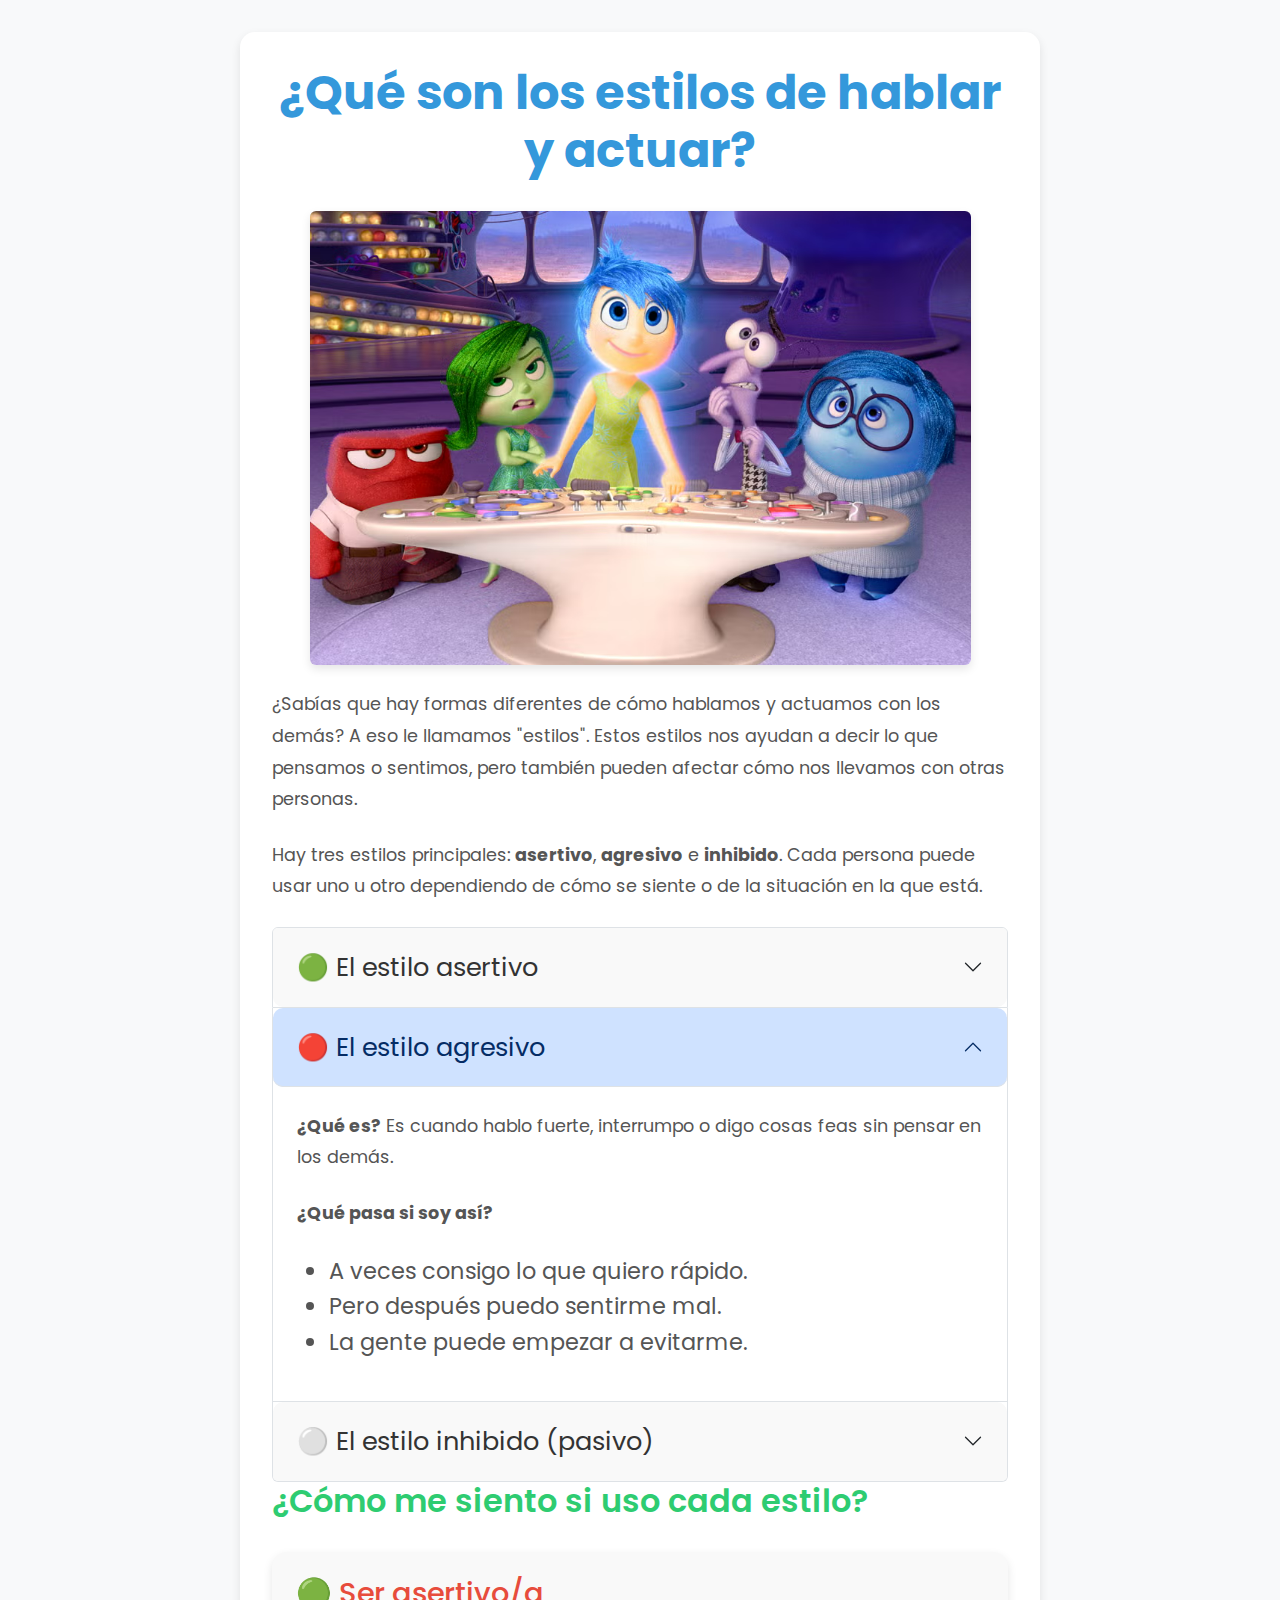
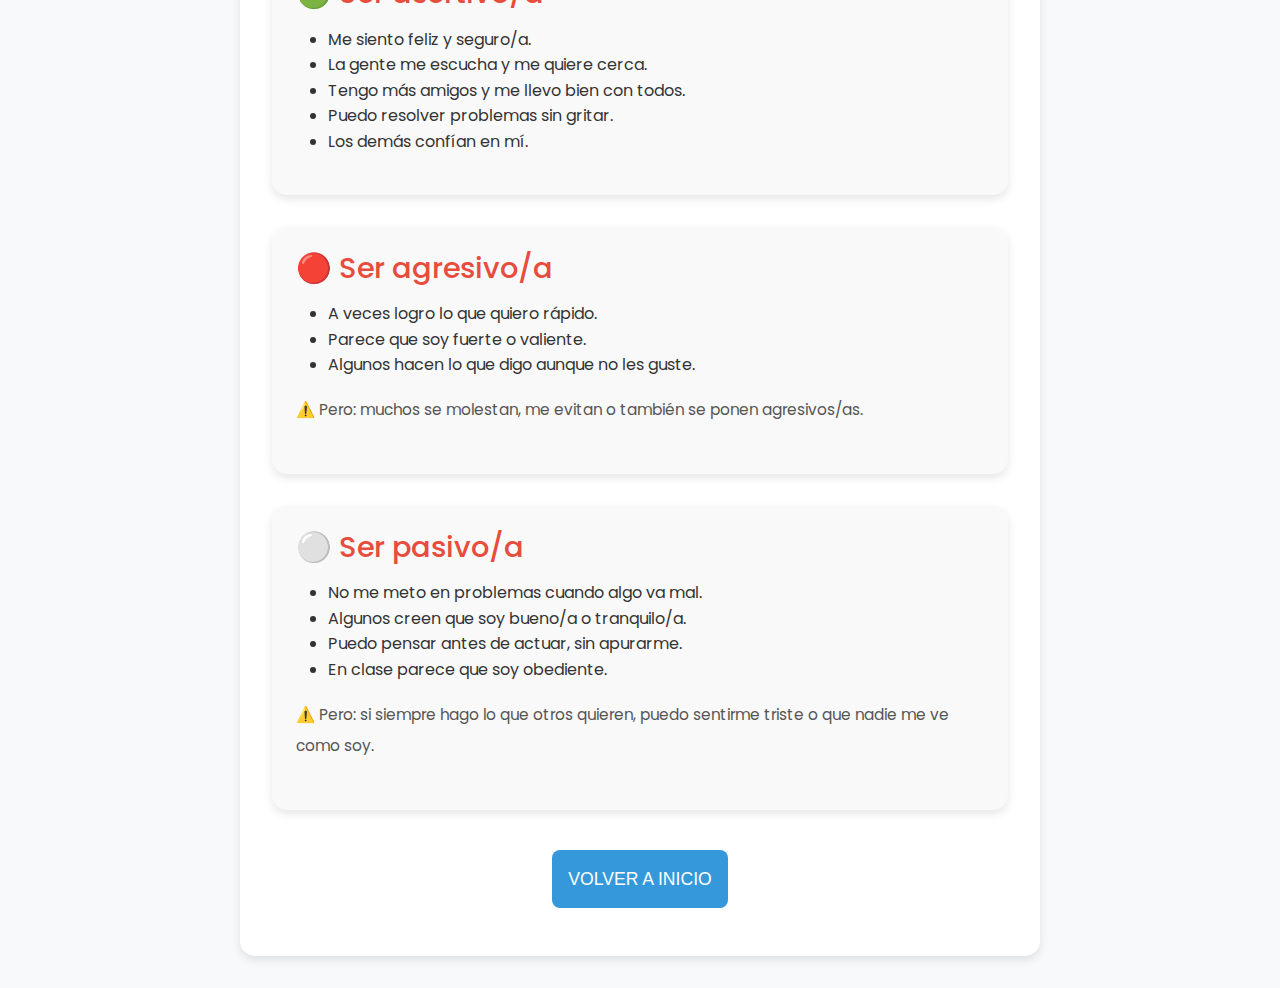
<file: HHSSJSONv06_8_10_v0_1Redux/definiciones.html>
<!DOCTYPE html>
<html lang="es">
<head>
  <meta charset="UTF-8" />
  <meta name="viewport" content="width=device-width, initial-scale=1.0"/>
  <title>Estilos de Hablar y Actuar</title>
  
  <!-- Bootstrap -->
  <link href="https://cdn.jsdelivr.net/npm/bootstrap@5.3.0/dist/css/bootstrap.min.css" rel="stylesheet">
  
  <!-- Estilos personalizados -->
  <link rel="stylesheet" href="estilos.css">
  
  <!-- Fuentes -->
  <link href="https://fonts.googleapis.com/css2?family=Poppins:wght@400;500;600;700&display=swap" rel="stylesheet">
  
  <meta http-equiv="Cache-Control" content="no-cache, no-store, must-revalidate">
</head>
<body class="bg-light">

<div class="container">

  <!-- Título -->
  <h1>¿Qué son los estilos de hablar y actuar?</h1>

  <!-- Imagen -->
  <div class="text-center mb-4">
    <img src="CapturaDelReves.PNG" alt="Personajes del film del revés" class="img-fluid rounded">
  </div>

  <!-- Introducción -->
  <p>
    ¿Sabías que hay formas diferentes de cómo hablamos y actuamos con los demás? A eso le llamamos "estilos". Estos estilos nos ayudan a decir lo que pensamos o sentimos, pero también pueden afectar cómo nos llevamos con otras personas.
  </p>
  <p>
    Hay tres estilos principales: <strong>asertivo</strong>, <strong>agresivo</strong> e <strong>inhibido</strong>. Cada persona puede usar uno u otro dependiendo de cómo se siente o de la situación en la que está.
  </p>

  <!-- Acordion -->
  <div class="accordion" id="definicionesAccordion">

    <!-- Conducta Asertiva -->
    <div class="accordion-item">
      <h2 class="accordion-header" id="headingAsertivo">
        <button class="accordion-button collapsed" type="button" data-bs-toggle="collapse" data-bs-target="#collapseAsertivo" aria-expanded="false" aria-controls="collapseAsertivo">
          🟢 El estilo asertivo
        </button>
      </h2>
      <div id="collapseAsertivo" class="accordion-collapse collapse" data-bs-parent="#definicionesAccordion">
        <div class="accordion-body">
          <p><strong>¿Qué es?</strong> Es cuando dices lo que piensas o sientes sin lastimar a los demás.</p>
          <p><strong>¿Qué pasa si soy así?</strong></p>
          <ul>
            <li>Los demás me respetan.</li>
            <li>Hago amigos más fácilmente.</li>
            <li>Me siento bien conmigo mismo/a.</li>
          </ul>
        </div>
      </div>
    </div>

    <!-- Conducta Agresiva -->
    <div class="accordion-item">
      <h2 class="accordion-header" id="headingAgresivo">
        <button class="accordion-button" type="button" data-bs-toggle="collapse" data-bs-target="#collapseAgresivo" aria-expanded="true" aria-controls="collapseAgresivo">
          🔴 El estilo agresivo
        </button>
      </h2>
      <div id="collapseAgresivo" class="accordion-collapse collapse show" data-bs-parent="#definicionesAccordion">
        <div class="accordion-body">
          <p><strong>¿Qué es?</strong> Es cuando hablo fuerte, interrumpo o digo cosas feas sin pensar en los demás.</p>
          <p><strong>¿Qué pasa si soy así?</strong></p>
          <ul>
            <li>A veces consigo lo que quiero rápido.</li>
            <li>Pero después puedo sentirme mal.</li>
            <li>La gente puede empezar a evitarme.</li>
          </ul>
        </div>
      </div>
    </div>

    <!-- Conducta Inhibida -->
    <div class="accordion-item">
      <h2 class="accordion-header" id="headingInhibido">
        <button class="accordion-button collapsed" type="button" data-bs-toggle="collapse" data-bs-target="#collapseInhibido" aria-expanded="false" aria-controls="collapseInhibido">
          ⚪ El estilo inhibido (pasivo)
        </button>
      </h2>
      <div id="collapseInhibido" class="accordion-collapse collapse" data-bs-parent="#definicionesAccordion">
        <div class="accordion-body">
          <p><strong>¿Qué es?</strong> Es cuando no digo lo que pienso o siento porque tengo miedo o vergüenza.</p>
          <p><strong>¿Qué pasa si soy así?</strong></p>
          <ul>
            <li>A veces me siento triste o frustrado/a.</li>
            <li>La gente puede pensar que no me importa.</li>
            <li>No tengo muchas amistades.</li>
          </ul>
        </div>
      </div>
    </div>

  </div>

  <!-- Sección: ¿Cómo me siento si uso cada estilo? -->
  <h2>¿Cómo me siento si uso cada estilo?</h2>

  <!-- Ejemplo Asertivo -->
  <div class="example">
    <h3>🟢 Ser asertivo/a</h3>
    <ul>
      <li>Me siento feliz y seguro/a.</li>
      <li>La gente me escucha y me quiere cerca.</li>
      <li>Tengo más amigos y me llevo bien con todos.</li>
      <li>Puedo resolver problemas sin gritar.</li>
      <li>Los demás confían en mí.</li>
    </ul>
  </div>

  <!-- Ejemplo Agresivo -->
  <div class="example">
    <h3>🔴 Ser agresivo/a</h3>
    <ul>
      <li>A veces logro lo que quiero rápido.</li>
      <li>Parece que soy fuerte o valiente.</li>
      <li>Algunos hacen lo que digo aunque no les guste.</li>
    </ul>
    <p><small>⚠️ Pero: muchos se molestan, me evitan o también se ponen agresivos/as.</small></p>
  </div>

  <!-- Ejemplo Pasivo -->
  <div class="example">
    <h3>⚪ Ser pasivo/a</h3>
    <ul>
      <li>No me meto en problemas cuando algo va mal.</li>
      <li>Algunos creen que soy bueno/a o tranquilo/a.</li>
      <li>Puedo pensar antes de actuar, sin apurarme.</li>
      <li>En clase parece que soy obediente.</li>
    </ul>
    <p><small>⚠️ Pero: si siempre hago lo que otros quieren, puedo sentirme triste o que nadie me ve como soy.</small></p>
  </div>

  <!-- Botón de Volver -->


   <div class="mt-4 text-center">
    <a href="index.html" class="btn btn-outline-primary">Volver a inicio</a>
    <br/>
  </div>


</div>

<!-- Script de Bootstrap -->
<script src=" https://cdn.jsdelivr.net/npm/bootstrap@5.3.0/dist/js/bootstrap.bundle.min.js"></script>
</body>
</html>
</file>
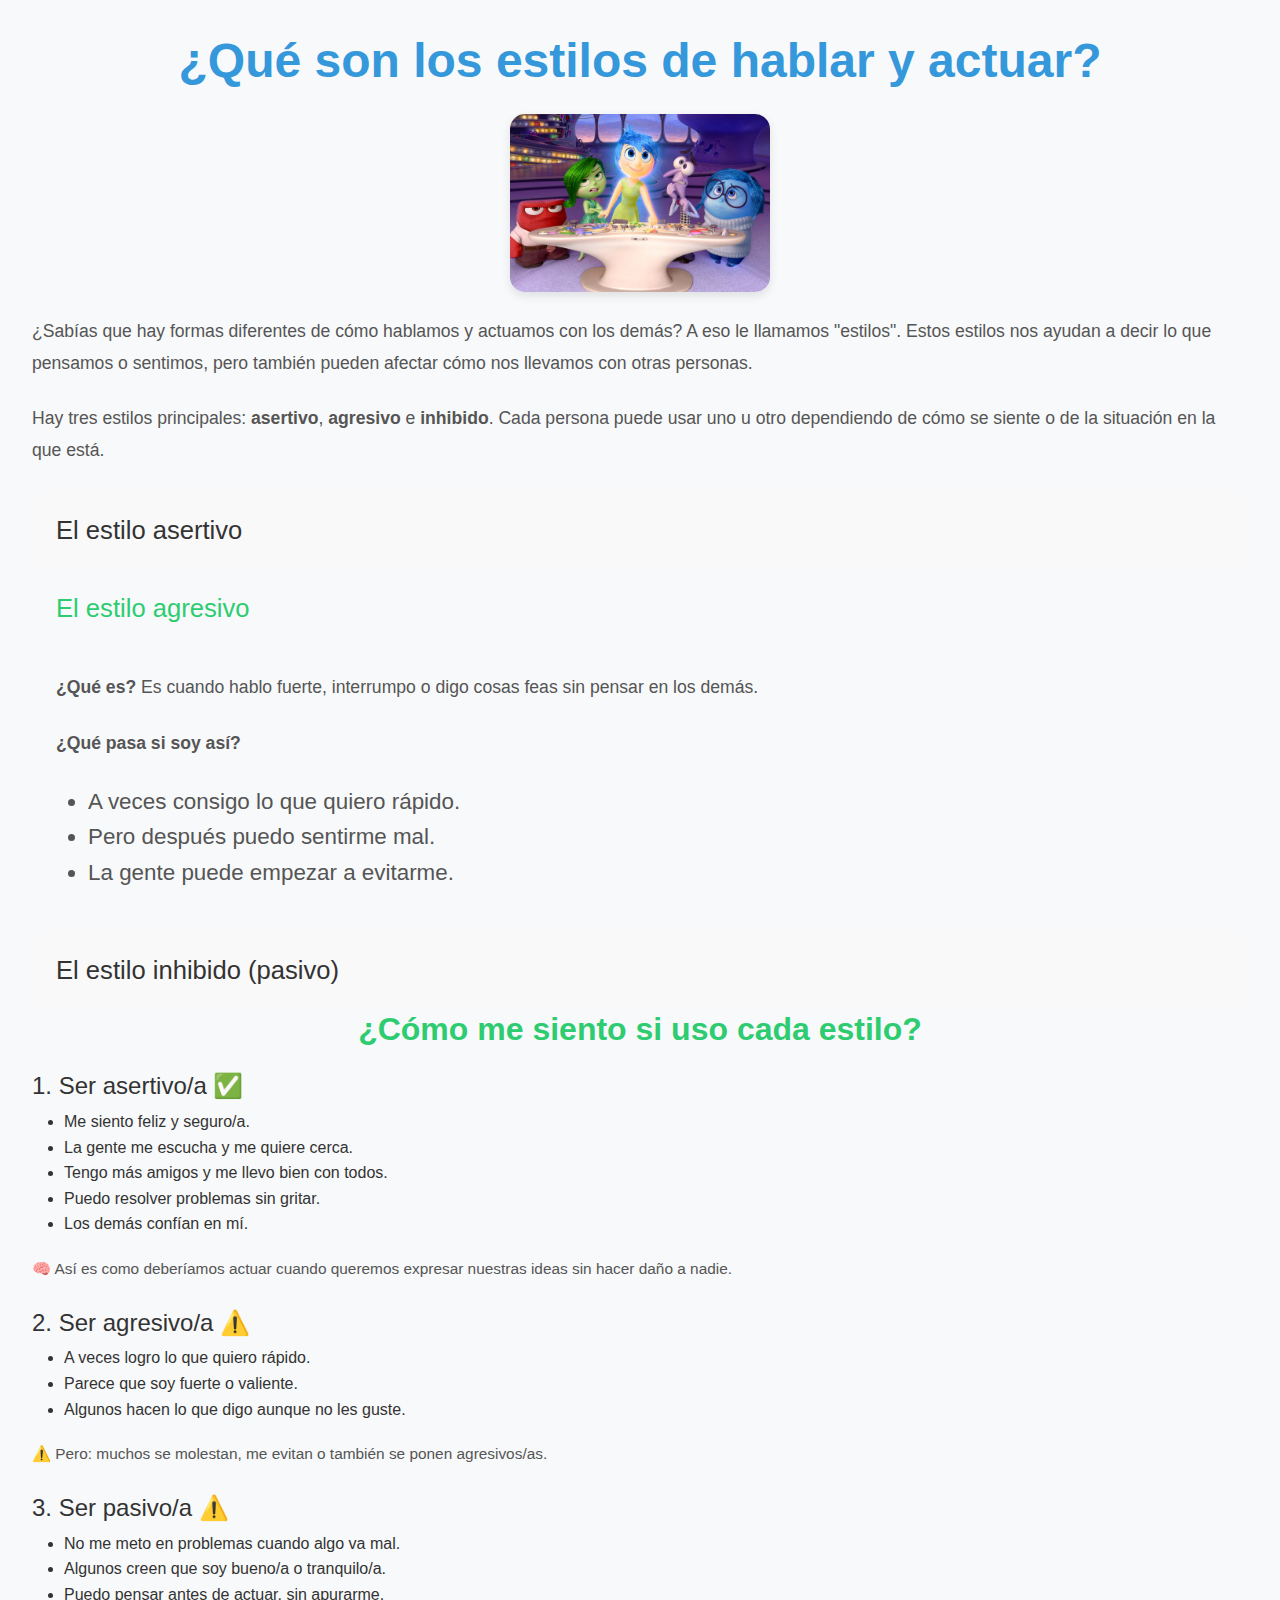
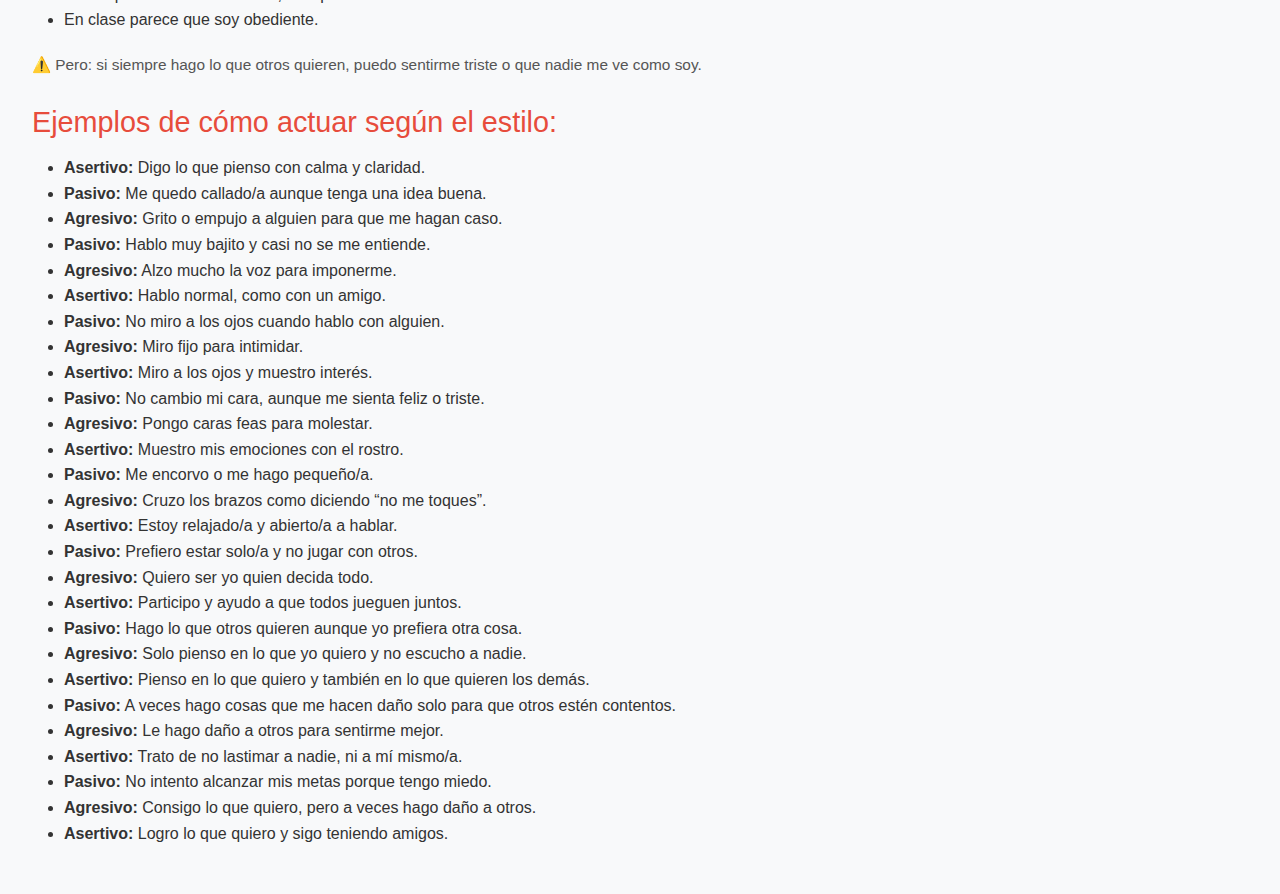
<file: HHSSJSONv06_8_10_v0_1Redux/definicionesOrigina.html>
<!DOCTYPE html>
<html lang="es">
<head>
  <meta charset="UTF-8" />
  <meta name="viewport" content="width=device-width, initial-scale=1.0"/>
  <title>Definiciones de Conductas</title>
  
  <!-- Corrección: URL sin espacios -->
  <link href="https://cdn.jsdelivr.net/npm/bootstrap@5.3.0/dist/css/bootstrap.min.css" rel="stylesheet">
  <link rel="stylesheet" href="estilos.css">
  <meta http-equiv="Cache-Control" content="no-cache, no-store, must-revalidate">
</head>
<body class="bg-light">
<!-- Título -->
<h1 class="text-center mb-4">¿Qué son los estilos de hablar y actuar?</h1>

<!-- Imagen -->
<div class="d-flex justify-content-center mb-4">
  <img class="img-fluid" src="CapturaDelReves.PNG" alt="Personajes del film del revés" width="260" height="200">
</div>

<!-- Introducción -->
<p>
  ¿Sabías que hay formas diferentes de cómo hablamos y actuamos con los demás? A eso le llamamos "estilos". Estos estilos nos ayudan a decir lo que pensamos o sentimos, pero también pueden afectar cómo nos llevamos con otras personas.
</p>
<p>
  Hay tres estilos principales: <strong>asertivo</strong>, <strong>agresivo</strong> e <strong>inhibido</strong>. Cada persona puede usar uno u otro dependiendo de cómo se siente o de la situación en la que está.
</p>

<!-- Acordion -->

<!-- Conducta Asertiva -->
<div class="accordion-item">
  <h2 class="accordion-header" id="headingAsertivo">
    <button class="accordion-button collapsed" type="button" data-bs-toggle="collapse" data-bs-target="#collapseAsertivo" aria-expanded="false" aria-controls="collapseAsertivo">
      El estilo asertivo
    </button>
  </h2>
  <div id="collapseAsertivo" class="accordion-collapse collapse" data-bs-parent="#definicionesAccordion">
    <div class="accordion-body">
      <p><strong>¿Qué es?</strong> Es cuando dices lo que piensas o sientes sin lastimar a los demás.</p>
      <p><strong>¿Qué pasa si soy así?</strong></p>
      <ul>
        <li>Los demás me respetan.</li>
        <li>Hago amigos más fácilmente.</li>
        <li>Me siento bien conmigo mismo/a.</li>
      </ul>
    </div>
  </div>
</div>

<!-- Conducta Agresiva -->
<div class="accordion-item">
  <h2 class="accordion-header" id="headingAgresivo">
    <button class="accordion-button" type="button" data-bs-toggle="collapse" data-bs-target="#collapseAgresivo" aria-expanded="true" aria-controls="collapseAgresivo">
      El estilo agresivo
    </button>
  </h2>
  <div id="collapseAgresivo" class="accordion-collapse collapse show" data-bs-parent="#definicionesAccordion">
    <div class="accordion-body">
      <p><strong>¿Qué es?</strong> Es cuando hablo fuerte, interrumpo o digo cosas feas sin pensar en los demás.</p>
      <p><strong>¿Qué pasa si soy así?</strong></p>
      <ul>
        <li>A veces consigo lo que quiero rápido.</li>
        <li>Pero después puedo sentirme mal.</li>
        <li>La gente puede empezar a evitarme.</li>
      </ul>
    </div>
  </div>
</div>

<!-- Conducta Inhibida -->
<div class="accordion-item">
  <h2 class="accordion-header" id="headingInhibido">
    <button class="accordion-button collapsed" type="button" data-bs-toggle="collapse" data-bs-target="#collapseInhibido" aria-expanded="false" aria-controls="collapseInhibido">
      El estilo inhibido (pasivo)
    </button>
  </h2>
  <div id="collapseInhibido" class="accordion-collapse collapse" data-bs-parent="#definicionesAccordion">
    <div class="accordion-body">
      <p><strong>¿Qué es?</strong> Es cuando no digo lo que pienso o siento porque tengo miedo o vergüenza.</p>
      <p><strong>¿Qué pasa si soy así?</strong></p>
      <ul>
        <li>A veces me siento triste o frustrado/a.</li>
        <li>La gente puede pensar que no me importa.</li>
        <li>No tengo muchas amistades.</li>
      </ul>
    </div>
  </div>
</div>

<!-- Sección: ¿Qué pasa si uso cada estilo? -->
<h2 class="text-center mb-4">¿Cómo me siento si uso cada estilo?</h2>

<!-- Estilo asertivo -->
<div class="mb-4">
  <h4>1. Ser asertivo/a ✅</h4>
  <ul>
    <li>Me siento feliz y seguro/a.</li>
    <li>La gente me escucha y me quiere cerca.</li>
    <li>Tengo más amigos y me llevo bien con todos.</li>
    <li>Puedo resolver problemas sin gritar.</li>
    <li>Los demás confían en mí.</li>
  </ul>
  <p><small>🧠 Así es como deberíamos actuar cuando queremos expresar nuestras ideas sin hacer daño a nadie.</small></p>
</div>

<!-- Estilo agresivo -->
<div class="mb-4">
  <h4>2. Ser agresivo/a ⚠️</h4>
  <ul>
    <li>A veces logro lo que quiero rápido.</li>
    <li>Parece que soy fuerte o valiente.</li>
    <li>Algunos hacen lo que digo aunque no les guste.</li>
  </ul>
  <p><small>⚠️ Pero: muchos se molestan, me evitan o también se ponen agresivos/as.</small></p>
</div>

<!-- Estilo pasivo -->
<div class="mb-4">
  <h4>3. Ser pasivo/a ⚠️</h4>
  <ul>
    <li>No me meto en problemas cuando algo va mal.</li>
    <li>Algunos creen que soy bueno/a o tranquilo/a.</li>
    <li>Puedo pensar antes de actuar, sin apurarme.</li>
    <li>En clase parece que soy obediente.</li>
  </ul>
  <p><small>⚠️ Pero: si siempre hago lo que otros quieren, puedo sentirme triste o que nadie me ve como soy.</small></p>
</div>

<!-- Ejemplos -->
<div class="mt-4">
  <h3>Ejemplos de cómo actuar según el estilo:</h3>
  <ul>
    <li><strong>Asertivo:</strong> Digo lo que pienso con calma y claridad.</li>
    <li><strong>Pasivo:</strong> Me quedo callado/a aunque tenga una idea buena.</li>
    <li><strong>Agresivo:</strong> Grito o empujo a alguien para que me hagan caso.</li>
    <li><strong>Pasivo:</strong> Hablo muy bajito y casi no se me entiende.</li>
    <li><strong>Agresivo:</strong> Alzo mucho la voz para imponerme.</li>
    <li><strong>Asertivo:</strong> Hablo normal, como con un amigo.</li>
    <li><strong>Pasivo:</strong> No miro a los ojos cuando hablo con alguien.</li>
    <li><strong>Agresivo:</strong> Miro fijo para intimidar.</li>
    <li><strong>Asertivo:</strong> Miro a los ojos y muestro interés.</li>
    <li><strong>Pasivo:</strong> No cambio mi cara, aunque me sienta feliz o triste.</li>
    <li><strong>Agresivo:</strong> Pongo caras feas para molestar.</li>
    <li><strong>Asertivo:</strong> Muestro mis emociones con el rostro.</li>
    <li><strong>Pasivo:</strong> Me encorvo o me hago pequeño/a.</li>
    <li><strong>Agresivo:</strong> Cruzo los brazos como diciendo “no me toques”.</li>
    <li><strong>Asertivo:</strong> Estoy relajado/a y abierto/a a hablar.</li>
    <li><strong>Pasivo:</strong> Prefiero estar solo/a y no jugar con otros.</li>
    <li><strong>Agresivo:</strong> Quiero ser yo quien decida todo.</li>
    <li><strong>Asertivo:</strong> Participo y ayudo a que todos jueguen juntos.</li>
    <li><strong>Pasivo:</strong> Hago lo que otros quieren aunque yo prefiera otra cosa.</li>
    <li><strong>Agresivo:</strong> Solo pienso en lo que yo quiero y no escucho a nadie.</li>
    <li><strong>Asertivo:</strong> Pienso en lo que quiero y también en lo que quieren los demás.</li>
    <li><strong>Pasivo:</strong> A veces hago cosas que me hacen daño solo para que otros estén contentos.</li>
    <li><strong>Agresivo:</strong> Le hago daño a otros para sentirme mejor.</li>
    <li><strong>Asertivo:</strong> Trato de no lastimar a nadie, ni a mí mismo/a.</li>
    <li><strong>Pasivo:</strong> No intento alcanzar mis metas porque tengo miedo.</li>
    <li><strong>Agresivo:</strong> Consigo lo que quiero, pero a veces hago daño a otros.</li>
    <li><strong>Asertivo:</strong> Logro lo que quiero y sigo teniendo amigos.</li>
  </ul>
</div>

</div>

<!-- Script de Bootstrap (corregido) -->
<script src="https://cdn.jsdelivr.net/npm/bootstrap@5.3.0/dist/js/bootstrap.bundle.min.js"></script>
</body>
</html>
</file>
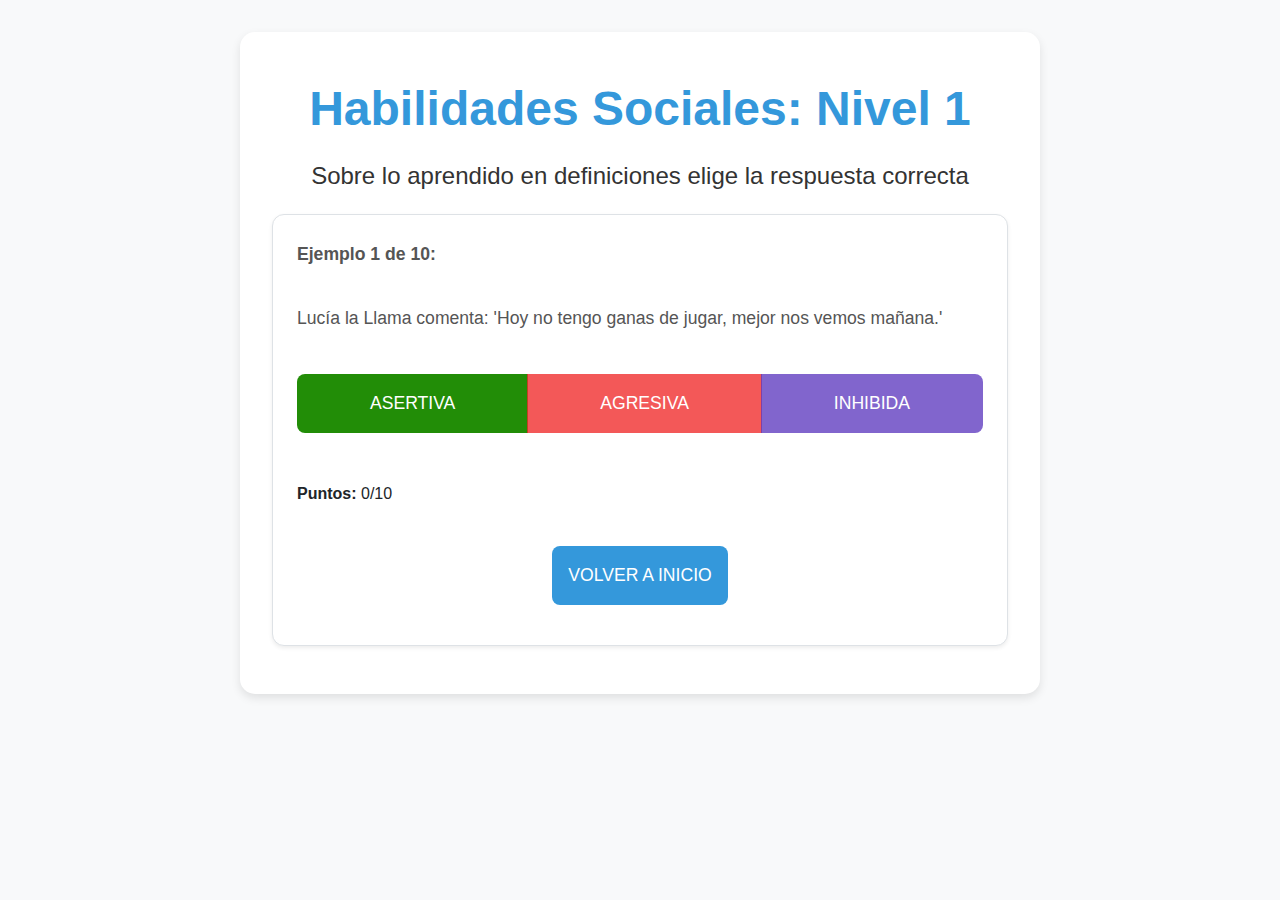
<file: HHSSJSONv06_8_10_v0_1Redux/test.html>
<!DOCTYPE html>
<html lang="es">
<head>
  <meta charset="UTF-8">
  <title>Clasifica Conductas</title>
  
  <!-- Corregido: URL sin espacios -->
  <link href="https://cdn.jsdelivr.net/npm/bootstrap@5.3.0/dist/css/bootstrap.min.css" rel="stylesheet">
  <link rel="stylesheet" href="estilos.css">
  <meta http-equiv="Cache-Control" content="no-cache, no-store, must-revalidate">
</head>
<body class="bg-light">

<div class="container py-5">
  <h1 class="text-center mb-4">Habilidades Sociales: Nivel 1</h1>
  <h4 class="text-center mb-4">Sobre lo aprendido en definiciones elige la respuesta correcta</h6>
  <div id="juego" class="card p-4 shadow-sm">
    <p id="descripcion" class="lead"></p>

    <div class="btn-group" role="group">
      <button class="btn btn-uno" onclick="seleccionar('RESPUESTA ASERTIVA')">Asertiva</button>
      <button class="btn btn-dos" onclick="seleccionar('RESPUESTA AGRESIVA')">Agresiva</button>
      <button class="btn btn-tres" onclick="seleccionar('RESPUESTA INHIBIDA')">Inhibida</button>
    
     
      
    </div>
    <div id="mensaje" class="mt-3"></div>
    <div class="mt-3">
      <strong>Puntos:</strong> <span id="puntos">0</span>/10
  <div class="mt-4 text-center">
    <a href="index.html" class="btn btn-outline-primary">Volver a inicio</a>
    <br/>
  </div>

    </div>
  </div>
  
</div>


<script src="app.js"></script>
</body>
</html>
</file>
<file: HHSSJSONv06_8_10_v0_1Redux/estilos.css>
/* Reset básico */
* {
  margin: 0;
  padding: 0;
  box-sizing: border-box;
}

/* Fuente principal */
body {
  font-family: 'Poppins', sans-serif;
  background-color: #f9f9f9;
  color: #333;
  line-height: 1.6;
  padding: 2rem;
}

/* Contenedor principal */
.container {
  max-width: 800px;
  margin: auto;
  padding: 2rem;
  background: #fff;
  box-shadow: 0 4px 10px rgba(0, 0, 0, 0.1);
  border-radius: 15px;
}

/* Encabezados */
h1,
h2,
h3 {
  font-weight: 600;
  margin-bottom: 1rem;
  color: #343a40;
}

/* Títulos */
h1 {
  font-size: 3rem;
  color: #3498db;
  text-align: center;
  margin-bottom: 2rem;
  font-weight: 700;
}

h2 {
  font-size: 2rem;
  color: #2ecc71;
  margin-bottom: 1.5rem;
  font-weight: 600;
}

h3 {
  font-size: 1.8rem;
  color: #e74c3c;
  margin-bottom: 1rem;
  font-weight: 500;
}

/* Texto general */
p {
  font-size: 1.1rem;
  color: #555;
  margin-bottom: 1.5rem;
  line-height: 1.8;
}

/* Imágenes */
img {
  max-width: 100%;
  height: auto;
  border-radius: 15px;
  box-shadow: 0 4px 10px rgba(0, 0, 0, 0.1);
}

/* Separación entre botones */
.botones-contenedor {
  display: flex;
  flex-wrap: wrap;
  gap: 20px;
  justify-content: center;
  margin-top: 2rem;
}

/* Estilo base de los botones */
.btn {
  font-family: Arial, Helvetica, sans-serif;
  text-transform: uppercase;
  padding: 1rem;
  font-size: 1.1rem;
  font-weight: 500;
  text-align: center;
  border-radius: 0.5rem;
  transition: background-color 0.3s ease, transform 0.2s ease;
  cursor: pointer;
  display: inline-block;
  color: #fff;
  background-color: #3498db;
  border: none;
  margin: 1rem 0;
}

/* Efectos comunes */
.btn:hover {
  transform: translateY(-2px);
  background-color: #0b5ed7;
  color: white;
  border-radius: 60px;
}

/* Botón Rectangular a Redondo - Azul */
.btn-rect-to-round--blue {
  border: 2px solid rgb(58, 134, 255);
  color: rgb(58, 134, 255);
  background: transparent;
}

.btn-rect-to-round--blue:hover {
  border-color: rgb(58, 134, 255);
  background: rgb(58, 134, 255);
  color: white;
}

/* Botón Rectangular a Redondo - Naranja */
.btn-rect-to-round--orange {
  border: 2px solid rgb(254, 174, 0);
  color: rgb(254, 174, 0);
  background: transparent;
}

.btn-rect-to-round--orange:hover {
  border-color: rgb(254, 174, 0);
  background: rgb(254, 174, 0);
  color: white;
}

/* Efectos comunes */
.btn:hover {
  transform: translateY(-2px);
}

.btn-tres {
  background-color: #5e3abfc7;
  border: none;
  color: white;
}
.btn-dos{
background-color: #f02929c7;
  border: none;
  color: white;

}

.btn-uno{

 background-color: #1e8b03fb;
  border: none;
  color: white;

}

.btn-uno:hover,.btn-tres:hover, .btn-dos:hover   {
  background-color: #e6e4ecaa;
  color:black;
}

.btn-outline-secondary {
  border-color: #6c757d;
  color: #6c757d;
}

.btn-outline-secondary:hover {
  background-color: #6c757d;
  color: white;
}






/* Tarjetas del juego (vista test) */
.card {
  border-radius: 0.75rem;
  border: 1px solid #dee2e6;
  box-shadow: 0 0.125rem 0.5rem rgba(0, 0, 0, 0.1);
}

.card p.lead {
  font-size: 1.1rem;
}

.btn-group .btn {
  border-radius: 0.5rem;
  font-weight: 500;
}

#descripcion,
#mensaje {
  font-size: 1.1rem;
  font-weight: 500;
}

/* Acordiones (vista definiciones) */
.accordion-button {
  font-size: 1.6rem;
  color: #333;
  background: #f9f9f9;
  border: none;
  border-radius: 10px;
  padding: 1.5rem;
  transition: all 0.3s ease;
}

.accordion-button:hover {
  background: #e7e7e7;
  color: #3498db;
}

.accordion-button:focus {
  outline: none;
}

.accordion-body {
  font-size: 1.4rem;
  color: #555;
  padding: 1.5rem;
}

.accordion-body ul {
  list-style-type: disc;
  padding-left: 2rem;
}

/* Estilo para ejemplos */
.example {
  margin-top: 2rem;
  padding: 1.5rem;
  background: #f9f9f9;
  border-radius: 15px;
  box-shadow: 0 4px 10px rgba(0, 0, 0, 0.1);
}

/* Iconos */
.icon {
  font-size: 2rem;
  color: #3498db;
  margin-right: 1rem;
}

/*img1*/
.img1{

    display: block;
    margin: auto;
}

/* Responsive */
@media (max-width: 768px) {
  .container {
    padding: 1rem;
  }

  .btn-group-vertical.gap-3 .btn {
    font-size: 1rem;
  }

  h1 {
    font-size: 2.5rem;
  }

  h2 {
    font-size: 1.8rem;
  }

  h3 {
    font-size: 1.6rem;
  }
}
.orange{
  color:orange;
}
</file>
